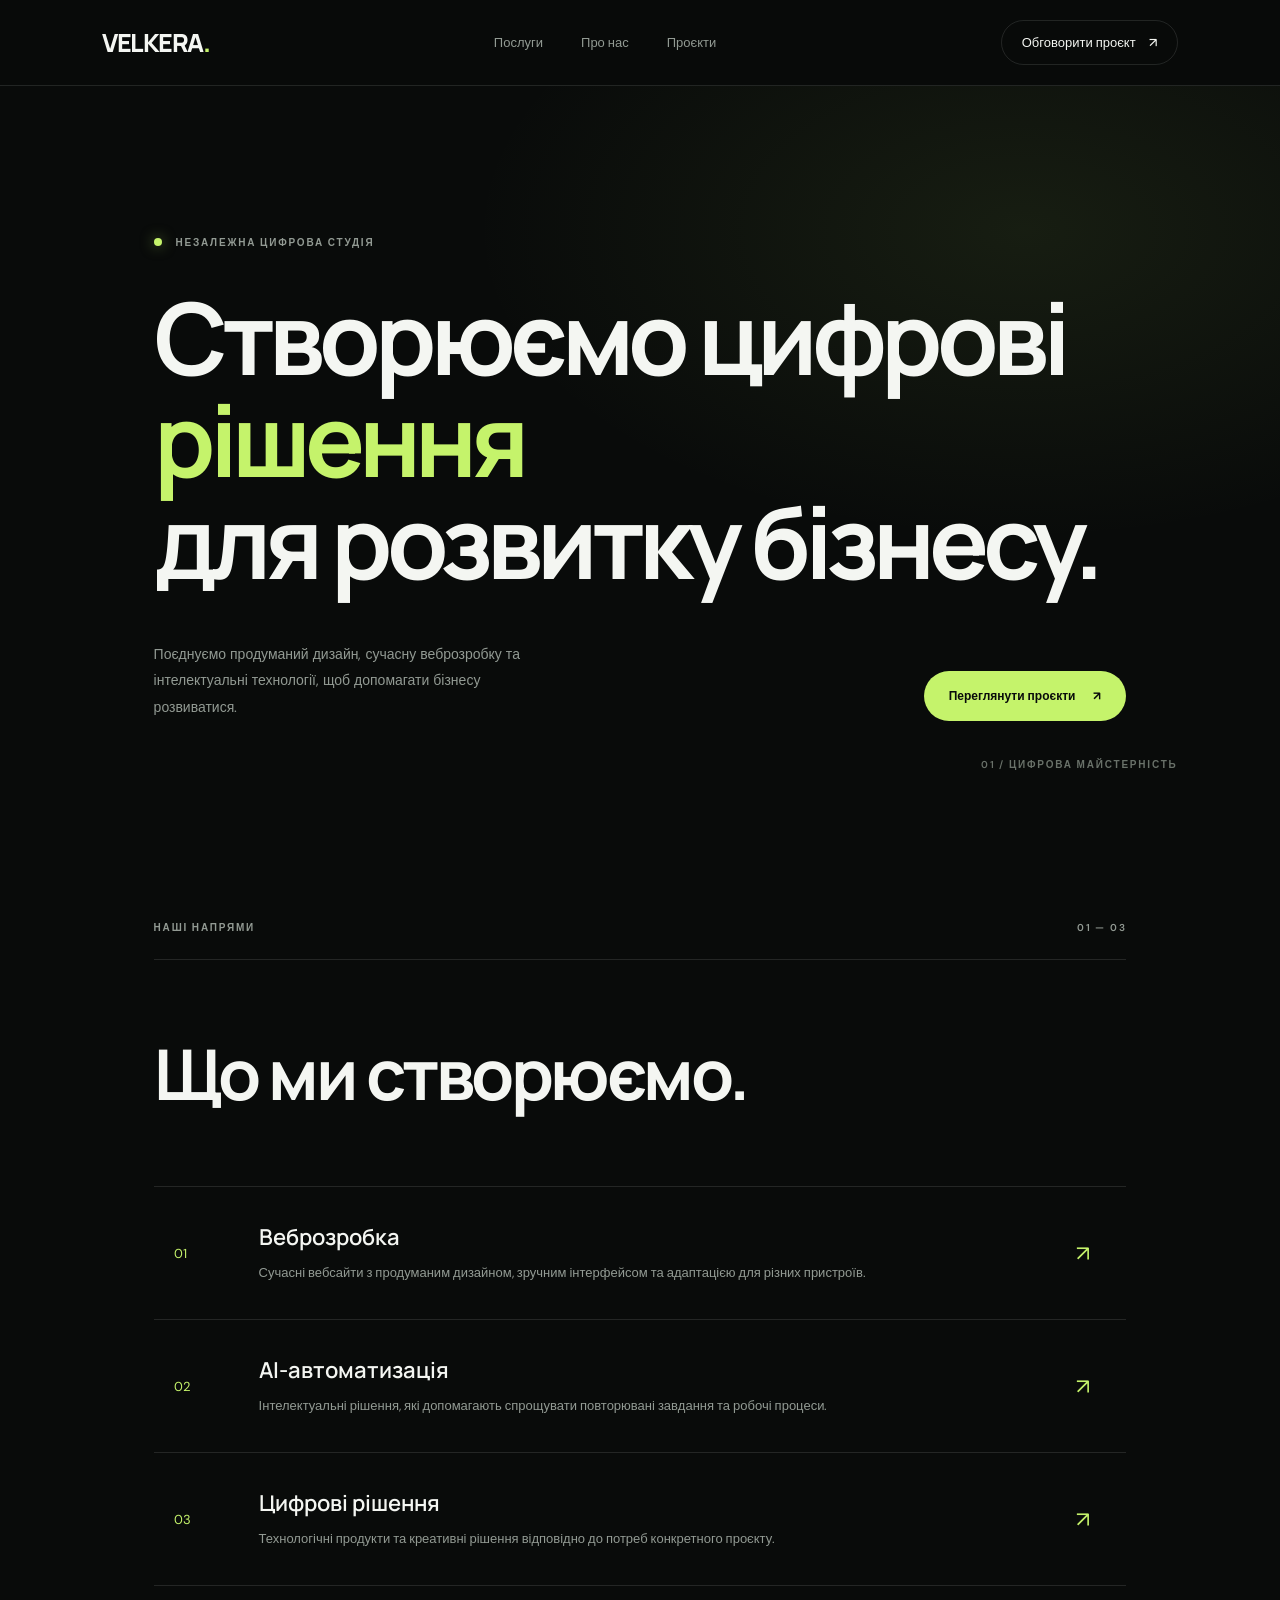
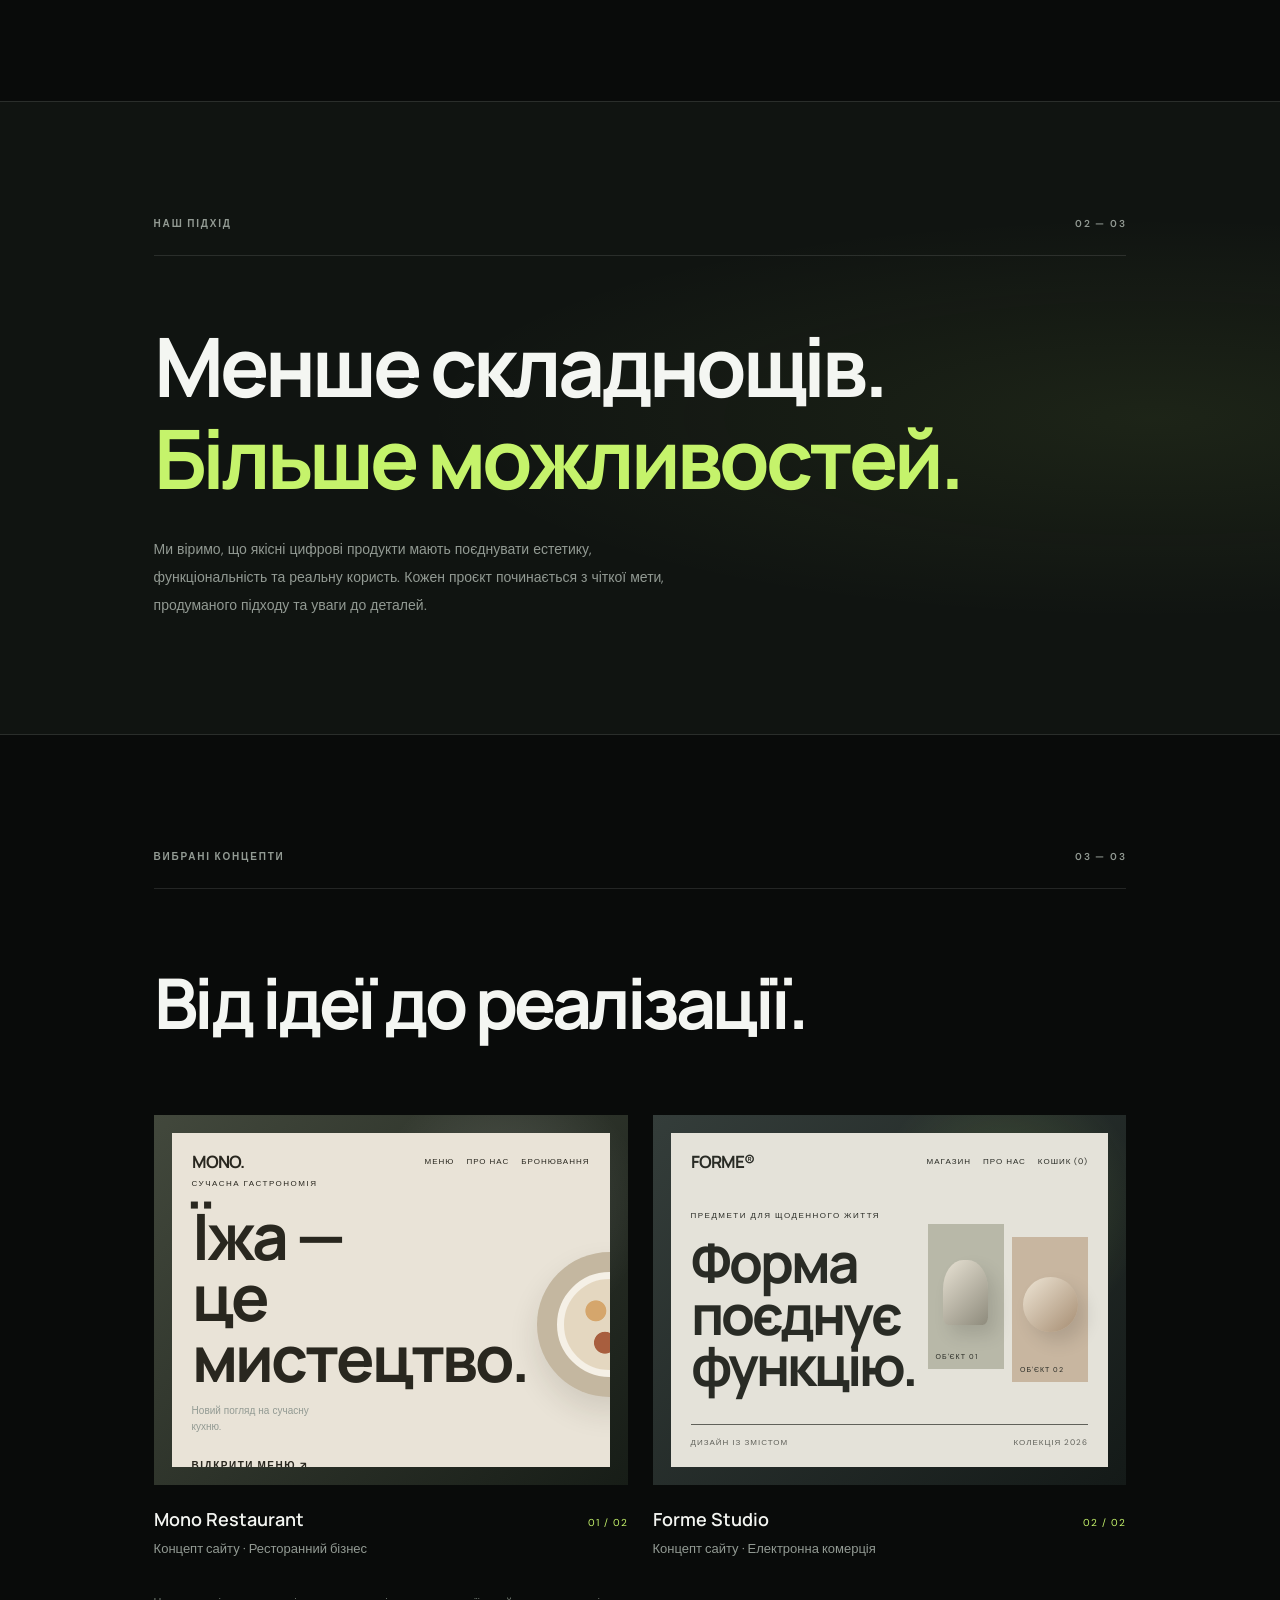
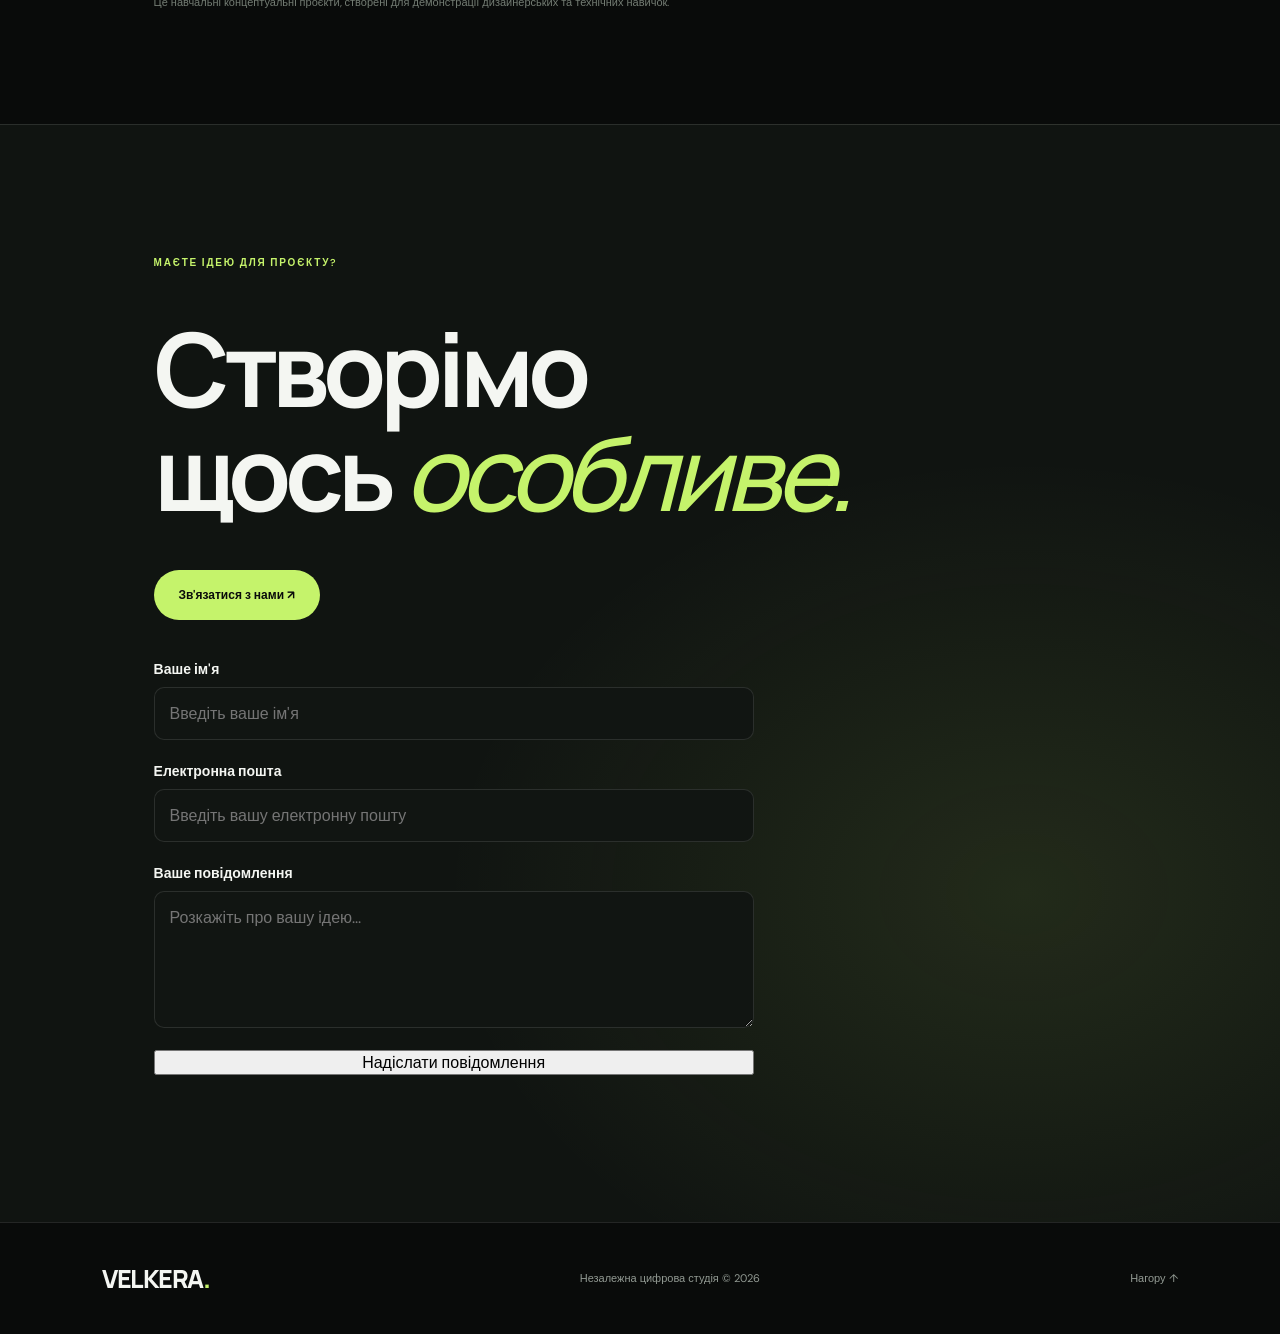
<file: index.html>
<!DOCTYPE html>
<html lang="uk">
<head>
    <meta charset="UTF-8">
    <meta name="viewport" content="width=device-width, initial-scale=1.0">

    <title>VELKERA STUDIO — Створення сайтів та AI-рішень</title>
    <meta name="description" content="VELKERA STUDIO — концепція цифрової студії, присвячена сучасному вебдизайну, розробці сайтів та AI-рішенням.">

    <meta name="theme-color" content="#090b0a">
    <meta property="og:title" content="VELKERA STUDIO">
    <meta property="og:description" content="Сучасний вебдизайн, цифрові продукти та AI-рішення.">
    <meta property="og:type" content="website">

    <link rel="icon" type="image/svg+xml" href="favicon.svg">
    <link rel="stylesheet" href="css/style.css">
    <link rel="icon" type="image/svg+xml" href="favicon.svg">
    <script src="js/script.js" defer></script>
</head>

<body id="top">

    <!-- NAVIGATION -->
    <header class="navbar">

        <a href="#top" class="logo">VELKERA<span>.</span></a>

        <nav class="nav-links" id="navLinks">
            <a href="#services">Послуги</a>
            <a href="#about">Про нас</a>
            <a href="#projects">Проєкти</a>
        </nav>

        <a href="#contact" class="nav-cta">
            Обговорити проєкт <span>↗</span>
        </a>

        <button
            class="menu-toggle"
            id="menuToggle"
            aria-label="Відкрити меню"
            aria-expanded="false"
        >
            ☰
        </button>

    </header>

    <main>

        <!-- HERO SECTION -->
        <section class="hero">

            <div class="hero-label">
                <span class="status-dot"></span>
                НЕЗАЛЕЖНА ЦИФРОВА СТУДІЯ
            </div>

            <h1>
                Створюємо цифрові<br>
                <span>рішення</span><br>
                для розвитку бізнесу.
            </h1>

            <div class="hero-bottom">

                <p>
                    Поєднуємо продуманий дизайн, сучасну веброзробку
                    та інтелектуальні технології, щоб допомагати
                    бізнесу розвиватися.
                </p>

                <a href="#projects" class="primary-button">
                    Переглянути проєкти <span>↗</span>
                </a>

            </div>

            <div class="hero-index">
                01 / ЦИФРОВА МАЙСТЕРНІСТЬ
            </div>

        </section>

        <!-- SERVICES SECTION -->
        <section class="services section" id="services">

            <div class="section-heading">
                <span>НАШІ НАПРЯМИ</span>
                <span>01 — 03</span>
            </div>

            <h2>Що ми створюємо.</h2>

            <div class="service-list">

                <article class="service">
                    <span class="service-number">01</span>
                    <div>
                        <h3>Веброзробка</h3>
                        <p>
                            Сучасні вебсайти з продуманим дизайном,
                            зручним інтерфейсом та адаптацією
                            для різних пристроїв.
                        </p>
                    </div>
                    <span class="service-arrow">↗</span>
                </article>

                <article class="service">
                    <span class="service-number">02</span>
                    <div>
                        <h3>AI-автоматизація</h3>
                        <p>
                            Інтелектуальні рішення, які допомагають
                            спрощувати повторювані завдання
                            та робочі процеси.
                        </p>
                    </div>
                    <span class="service-arrow">↗</span>
                </article>

                <article class="service">
                    <span class="service-number">03</span>
                    <div>
                        <h3>Цифрові рішення</h3>
                        <p>
                            Технологічні продукти та креативні
                            рішення відповідно до потреб
                            конкретного проєкту.
                        </p>
                    </div>
                    <span class="service-arrow">↗</span>
                </article>

            </div>

        </section>

        <!-- ABOUT SECTION -->
        <section class="about section" id="about">

            <div class="section-heading">
                <span>НАШ ПІДХІД</span>
                <span>02 — 03</span>
            </div>

            <h2>
                Менше складнощів.<br>
                <span>Більше можливостей.</span>
            </h2>

            <p>
                Ми віримо, що якісні цифрові продукти мають
                поєднувати естетику, функціональність
                та реальну користь.

                Кожен проєкт починається з чіткої мети,
                продуманого підходу та уваги до деталей.
            </p>

        </section>

        <!-- PROJECTS SECTION -->
        <section class="projects section" id="projects">

            <div class="section-heading">
                <span>ВИБРАНІ КОНЦЕПТИ</span>
                <span>03 — 03</span>
            </div>

            <h2>Від ідеї до реалізації.</h2>

            <div class="project-grid">

                <!-- PROJECT 1: MONO RESTAURANT -->
                <article class="project-card">

                    <div class="project-visual visual-one">
                        <div class="mockup mono-mockup">

                            <div class="mockup-nav">
                                <strong>MONO.</strong>
                                <span>МЕНЮ　 ПРО НАС　 БРОНЮВАННЯ</span>
                            </div>

                            <div class="mono-content">

                                <div class="mono-copy">
                                    <span>СУЧАСНА ГАСТРОНОМІЯ</span>

                                    <h4>
                                        Їжа —<br>
                                        це мистецтво.
                                    </h4>

                                    <p>
                                        Новий погляд на сучасну кухню.
                                    </p>

                                    <span class="mono-link">
                                        ВІДКРИТИ МЕНЮ ↗
                                    </span>
                                </div>

                                <div class="mono-dish">
                                    <div class="dish-inner"></div>
                                </div>

                            </div>

                            <div class="mockup-footer">
                                <span>ЗАСНОВАНО У 2025</span>
                                <span>КИЇВ · УКРАЇНА</span>
                            </div>

                        </div>
                    </div>

                    <div class="project-info">
                        <div>
                            <h3>Mono Restaurant</h3>
                            <p>Концепт сайту · Ресторанний бізнес</p>
                        </div>
                        <span class="project-tag">01 / 02</span>
                    </div>

                </article>

                <!-- PROJECT 2: FORME STUDIO -->
                <article class="project-card">

                    <div class="project-visual visual-two">
                        <div class="mockup forme-mockup">

                            <div class="mockup-nav">
                                <strong>FORME®</strong>
                                <span>МАГАЗИН　 ПРО НАС　 КОШИК (0)</span>
                            </div>

                            <div class="forme-content">

                                <div class="forme-heading">
                                    <span>
                                        ПРЕДМЕТИ ДЛЯ ЩОДЕННОГО ЖИТТЯ
                                    </span>

                                    <h4>
                                        Форма<br>
                                        поєднує<br>
                                        функцію.
                                    </h4>
                                </div>

                                <div class="forme-products">

                                    <div class="forme-product product-a">
                                        <div class="product-shape"></div>
                                        <span>ОБ'ЄКТ 01</span>
                                    </div>

                                    <div class="forme-product product-b">
                                        <div class="product-shape"></div>
                                        <span>ОБ'ЄКТ 02</span>
                                    </div>

                                </div>

                            </div>

                            <div class="mockup-footer">
                                <span>ДИЗАЙН ІЗ ЗМІСТОМ</span>
                                <span>КОЛЕКЦІЯ 2026</span>
                            </div>

                        </div>
                    </div>

                    <div class="project-info">
                        <div>
                            <h3>Forme Studio</h3>
                            <p>Концепт сайту · Електронна комерція</p>
                        </div>
                        <span class="project-tag">02 / 02</span>
                    </div>

                </article>

            </div>

            <p class="disclaimer">
                Це навчальні концептуальні проєкти,
                створені для демонстрації дизайнерських
                та технічних навичок.
            </p>

        </section>

        <!-- CONTACT SECTION -->
        <section class="contact" id="contact">

            <span>МАЄТЕ ІДЕЮ ДЛЯ ПРОЄКТУ?</span>

            <h2>
                Створімо<br>
                щось <i>особливе.</i>
            </h2>

            <a href="#velkeraContactForm" class="contact-button">
                Зв'язатися з нами ↗
            </a>

            <!-- CONTACT FORM -->
            <form
                class="contact-form"
                id="velkeraContactForm"
                action="https://formspree.io/f/xjywyrdn"
                method="POST"
            >

                <div class="form-group">
                    <label for="contactName">Ваше ім'я</label>
                    <input
                        type="text"
                        id="contactName"
                        name="name"
                        placeholder="Введіть ваше ім'я"
                        required
                    >
                </div>

                <div class="form-group">
                    <label for="contactEmail">Електронна пошта</label>
                    <input
                        type="email"
                        id="contactEmail"
                        name="email"
                        placeholder="Введіть вашу електронну пошту"
                        required
                    >
                </div>

                <div class="form-group">
                    <label for="contactMessage">Ваше повідомлення</label>
                    <textarea
                        id="contactMessage"
                        name="message"
                        placeholder="Розкажіть про вашу ідею..."
                        rows="5"
                        required
                    ></textarea>
                </div>

                <button type="submit" class="btn btn-primary">
                    Надіслати повідомлення
                </button>

                <p id="formStatus" role="status" aria-live="polite"></p>

            </form>

        </section>

    </main>

    <!-- FOOTER -->
    <footer>

        <a href="#top" class="logo">
            VELKERA<span>.</span>
        </a>

        <p>
            Незалежна цифрова студія © 2026
        </p>

        <a href="#top">
            Нагору ↑
        </a>

    </footer>

</body>
</html>
</file>
<file: css/style.css>
@import url('https://fonts.googleapis.com/css2?family=DM+Sans:wght@400;500;600;700&family=Manrope:wght@400;500;600;700;800&display=swap');

:root {
    --bg: #090b0a;
    --surface: #111512;
    --surface-hover: #171d19;
    --text: #f4f6f2;
    --muted: #929a93;
    --accent: #c5f36b;
    --line: rgba(255,255,255,0.11);
}

* {
    margin: 0;
    padding: 0;
    box-sizing: border-box;
}

html {
    scroll-behavior: smooth;
    scroll-padding-top: 90px;
}

body {
    font-family: 'DM Sans', sans-serif;
    background: var(--bg);
    color: var(--text);
    overflow-x: hidden;
}

a {
    color: inherit;
    text-decoration: none;
}

button {
    font: inherit;
}

::selection {
    background: var(--accent);
    color: var(--bg);
}

/* NAVIGATION */

.navbar {
    height: 86px;
    padding: 0 8%;
    display: flex;
    align-items: center;
    justify-content: space-between;
    border-bottom: 1px solid var(--line);
    background: rgba(9,11,10,0.88);
    backdrop-filter: blur(16px);
    position: sticky;
    top: 0;
    z-index: 100;
}

.logo {
    font-family: 'Manrope', sans-serif;
    font-size: 25px;
    font-weight: 800;
    letter-spacing: -1.5px;
}

.logo span {
    color: var(--accent);
}

.nav-links {
    display: flex;
    gap: 38px;
}

.nav-links a,
.nav-cta {
    font-size: 13px;
    font-weight: 500;
    transition: color .25s ease;
}

.nav-links a {
    color: var(--muted);
}

.nav-links a:hover {
    color: var(--accent);
}

.nav-cta {
    border: 1px solid var(--line);
    padding: 13px 20px;
    border-radius: 30px;
    transition: .25s ease;
}

.nav-cta:hover {
    background: var(--accent);
    color: var(--bg);
    border-color: var(--accent);
}

.nav-cta span {
    margin-left: 10px;
}

.menu-toggle {
    display: none;
    background: none;
    border: none;
    color: var(--text);
    font-size: 25px;
    cursor: pointer;
}

/* HERO */

.hero {
    min-height: 720px;
    padding: 135px 12% 70px;
    position: relative;
    display: flex;
    flex-direction: column;
    justify-content: center;
    background:
        radial-gradient(ellipse at 80% 20%, rgba(146,190,85,.10), transparent 38%),
        var(--bg);
}

.hero-label,
.section-heading,
.hero-index,
.contact > span {
    font-size: 10px;
    font-weight: 600;
    letter-spacing: 1.8px;
}

.hero-label {
    color: var(--muted);
}

.status-dot {
    display: inline-block;
    width: 8px;
    height: 8px;
    background: var(--accent);
    border-radius: 50%;
    margin-right: 10px;
    box-shadow: 0 0 14px rgba(197,243,107,.5);
}

.hero h1,
.contact h2 {
    font-family: 'Manrope', sans-serif;
    font-size: clamp(55px, 7.8vw, 108px);
    line-height: 1.02;
    letter-spacing: -6px;
    margin-top: 38px;
    font-weight: 700;
}

.hero h1 span {
    color: var(--accent);
}

.hero-bottom {
    margin-top: 48px;
    display: flex;
    align-items: end;
    justify-content: space-between;
    gap: 25px;
}

.hero-bottom p {
    max-width: 400px;
    color: var(--muted);
    font-size: 14px;
    line-height: 1.9;
}

.primary-button,
.contact-button {
    display: inline-flex;
    align-items: center;
    justify-content: center;
    background: var(--accent);
    color: var(--bg);
    border-radius: 30px;
    padding: 17px 25px;
    font-size: 12px;
    font-weight: 700;
    transition: .3s ease;
}

.primary-button:hover,
.contact-button:hover {
    background: #d8ff91;
    transform: translateY(-4px);
    box-shadow: 0 10px 35px rgba(197,243,107,.13);
}

.primary-button span {
    margin-left: 18px;
}

.hero-index {
    position: absolute;
    bottom: 35px;
    right: 8%;
    color: #697169;
}

/* GENERAL SECTIONS */

.section {
    padding: 115px 12%;
}

.section-heading {
    display: flex;
    justify-content: space-between;
    padding-bottom: 25px;
    border-bottom: 1px solid var(--line);
    color: var(--muted);
}

.section h2 {
    font-family: 'Manrope', sans-serif;
    font-size: clamp(42px, 5.5vw, 70px);
    letter-spacing: -3.5px;
    font-weight: 700;
    margin: 65px 0;
}

.services h2,
.projects h2 {
    color: var(--text);
}

/* SERVICES */

.service-list {
    border-top: 1px solid var(--line);
}

.service {
    display: grid;
    grid-template-columns: 60px 1fr 30px;
    gap: 25px;
    align-items: center;
    padding: 35px 20px;
    border-bottom: 1px solid var(--line);
    transition: .3s ease;
}

.service:hover {
    background: var(--surface);
    padding-left: 32px;
    padding-right: 32px;
}

.service-number,
.service-arrow {
    color: var(--accent);
    font-size: 13px;
}

.service h3,
.project-card h3 {
    font-family: 'Manrope', sans-serif;
    font-size: 22px;
    font-weight: 600;
}

.service p,
.project-card p {
    color: var(--muted);
    font-size: 13px;
    margin-top: 10px;
    line-height: 1.7;
}

.service-arrow {
    font-size: 22px;
    transition: transform .3s ease;
}

.service:hover .service-arrow {
    transform: translate(4px, -4px);
}

/* ABOUT */

.about {
    background:
        radial-gradient(ellipse at 90% 50%, rgba(197,243,107,.07), transparent 45%),
        #101411;
    border-top: 1px solid var(--line);
    border-bottom: 1px solid var(--line);
}

.about h2 {
    font-family: 'Manrope', sans-serif;
    font-size: clamp(45px, 6.5vw, 82px);
    line-height: 1.12;
    letter-spacing: -4px;
    margin: 65px 0 30px;
}

.about h2 span {
    color: var(--accent);
}

.about > p {
    max-width: 520px;
    color: var(--muted);
    font-size: 14px;
    line-height: 2;
}

/* PROJECTS */

.project-grid {
    display: grid;
    grid-template-columns: 1fr 1fr;
    gap: 25px;
}

.project-card {
    min-width: 0;
}

.project-visual {
    height: 340px;
    display: flex;
    flex-direction: column;
    justify-content: space-between;
    padding: 28px;
    overflow: hidden;
    transition: .4s ease;
    position: relative;
}

.project-visual:hover {
    transform: translateY(-7px);
}

.project-visual span {
    font-size: 10px;
    letter-spacing: 1.5px;
}

.project-visual strong {
    font-family: 'Manrope', sans-serif;
    font-size: clamp(35px, 4vw, 52px);
    line-height: 1;
    letter-spacing: -2px;
}

.visual-one {
    background:
        radial-gradient(circle at 75% 25%, rgba(255,255,255,.17), transparent 30%),
        linear-gradient(135deg, #42483c, #171d17);
    color: #eff3e8;
}

.visual-two {
    background:
        radial-gradient(circle at 75% 25%, rgba(197,243,107,.17), transparent 30%),
        linear-gradient(135deg, #343d3a, #141a18);
    color: #f0f4ed;
}

.project-card h3 {
    margin-top: 22px;
    font-size: 18px;
}

.project-card p {
    margin-top: 7px;
}

.disclaimer {
    font-size: 11px;
    color: #737c73;
    margin-top: 35px;
}

/* CONTACT */

.contact {
    background:
        radial-gradient(ellipse at 80% 70%, rgba(197,243,107,.10), transparent 40%),
        #101411;
    border-top: 1px solid var(--line);
    padding: 125px 12%;
}

.contact > span {
    color: var(--accent);
}

.contact h2 {
    font-size: clamp(55px, 8vw, 105px);
    margin: 45px 0;
}

.contact h2 i {
    color: var(--accent);
    font-weight: 500;
}

.contact-button {
    background: var(--accent);
    color: var(--bg);
}

/* FOOTER */

footer {
    padding: 38px 8%;
    display: flex;
    align-items: center;
    justify-content: space-between;
    gap: 20px;
    border-top: 1px solid var(--line);
    background: var(--bg);
}

footer p,
footer > a:last-child {
    color: var(--muted);
    font-size: 11px;
}

footer > a:last-child:hover {
    color: var(--accent);
}

/* SCROLL ANIMATION */

.reveal {
    opacity: 0;
    transform: translateY(25px);
    transition: opacity .7s ease, transform .7s ease;
}

.reveal.visible {
    opacity: 1;
    transform: translateY(0);
}

/* TABLETS AND MOBILE */

@media (max-width: 900px) {
    .hero {
        padding-left: 8%;
        padding-right: 8%;
    }

    .section {
        padding-left: 8%;
        padding-right: 8%;
    }

    .contact {
        padding-left: 8%;
        padding-right: 8%;
    }

    .hero h1,
    .contact h2 {
        letter-spacing: -4px;
    }
}

@media (max-width: 700px) {
    .navbar {
        height: 75px;
        padding: 0 6%;
    }

    .nav-links {
        display: none;
        position: absolute;
        top: 75px;
        left: 0;
        right: 0;
        background: #101411;
        padding: 28px 7%;
        flex-direction: column;
        gap: 24px;
        z-index: 100;
        border-bottom: 1px solid var(--line);
    }

    .nav-links.active {
        display: flex;
    }

    .nav-links a {
        font-size: 15px;
    }

    .nav-cta {
        display: none;
    }

    .menu-toggle {
        display: block;
    }

    .hero {
        padding: 100px 7% 105px;
        min-height: 650px;
    }

    .hero h1 {
        font-size: clamp(48px, 12vw, 75px);
        letter-spacing: -3.5px;
    }

    .hero-bottom {
        align-items: flex-start;
        flex-direction: column;
        margin-top: 35px;
    }

    .hero-bottom p {
        font-size: 13px;
    }

    .hero-index {
        right: 7%;
        bottom: 35px;
    }

    .section {
        padding: 85px 7%;
    }

    .section h2 {
        margin: 45px 0;
        font-size: 43px;
    }

    .service {
        grid-template-columns: 30px 1fr 20px;
        gap: 12px;
        padding: 28px 5px;
    }

    .service:hover {
        padding-left: 12px;
        padding-right: 12px;
    }

    .service h3 {
        font-size: 18px;
    }

    .service p {
        font-size: 12px;
    }

    .about h2 {
        font-size: clamp(40px, 10vw, 58px);
        letter-spacing: -2.5px;
    }

    .project-grid {
        grid-template-columns: 1fr;
        gap: 35px;
    }

    .project-visual {
        height: 280px;
    }

    .contact {
        padding: 90px 7%;
    }

    .contact h2 {
        font-size: clamp(52px, 12vw, 76px);
        letter-spacing: -3px;
    }

    footer {
        padding: 30px 7%;
        flex-wrap: wrap;
    }
}

/* SMALL PHONES */

@media (max-width: 380px) {
    .hero h1 {
        font-size: 45px;
    }

    .section h2 {
        font-size: 37px;
    }

    .service {
        grid-template-columns: 23px 1fr 16px;
        gap: 8px;
    }

    .project-visual {
        height: 240px;
    }
}

/* ACCESSIBILITY */

a:focus-visible,
button:focus-visible {
    outline: 2px solid var(--accent);
    outline-offset: 5px;
}

@media (prefers-reduced-motion: reduce) {
    *,
    *::before,
    *::after {
        scroll-behavior: auto !important;
        animation-duration: .01ms !important;
        animation-iteration-count: 1 !important;
        transition-duration: .01ms !important;
    }

    .reveal {
        opacity: 1;
        transform: none;
    }
}

/* PORTFOLIO MOCKUPS */

.project-visual {
    padding: 18px;
    height: 370px;
    overflow: hidden;
}

.mockup {
    width: 100%;
    height: 100%;
    padding: 20px;
    display: flex;
    flex-direction: column;
    justify-content: space-between;
    overflow: hidden;
}

.mockup-nav,
.mockup-footer {
    display: flex;
    justify-content: space-between;
    align-items: center;
    gap: 8px;
}

.mockup-nav strong {
    font-family: 'Manrope', sans-serif;
    font-size: 17px;
    letter-spacing: -1px;
}

.mockup-nav span,
.mockup-footer span {
    font-size: 8px;
    letter-spacing: 1px;
}

.mockup-footer {
    padding-top: 12px;
    border-top: 1px solid currentColor;
    opacity: .7;
}

/* MONO */

.mono-mockup {
    background: #e9e3d7;
    color: #29271f;
    font-family: 'DM Sans', sans-serif;
}

.mono-content {
    display: flex;
    align-items: center;
    justify-content: space-between;
    gap: 10px;
}

.mono-copy {
    position: relative;
    z-index: 2;
}

.mono-copy > span:first-child,
.forme-heading > span {
    font-size: 8px;
    letter-spacing: 1.5px;
}

.mono-copy h4 {
    font-family: 'Manrope', sans-serif;
    font-size: clamp(38px, 5vw, 65px);
    line-height: .95;
    letter-spacing: -3px;
    margin: 15px 0;
}

.mono-copy p {
    font-size: 10px;
    max-width: 145px;
    line-height: 1.6;
    margin-bottom: 18px;
}

.mono-link {
    display: inline-block;
    font-size: 8px;
    font-weight: 700;
    letter-spacing: 1px;
    border-bottom: 1px solid currentColor;
    padding-bottom: 5px;
}

.mono-dish {
    width: 145px;
    height: 145px;
    flex-shrink: 0;
    border-radius: 50%;
    background: #c4b7a0;
    display: grid;
    place-items: center;
    box-shadow: 0 15px 30px rgba(40,30,15,.12);
}

.dish-inner {
    width: 105px;
    height: 105px;
    border-radius: 50%;
    border: 7px solid #f5f0e6;
    background:
        radial-gradient(circle at 35% 35%, #d5a66c 0 12%, transparent 13%),
        radial-gradient(circle at 65% 60%, #68744d 0 15%, transparent 16%),
        radial-gradient(circle at 45% 70%, #a85e3e 0 13%, transparent 14%),
        #e4d7c0;
}

/* FORME */

.forme-mockup {
    background: #e4e2d9;
    color: #292b25;
    font-family: 'DM Sans', sans-serif;
}

.forme-content {
    display: grid;
    grid-template-columns: 1fr 1fr;
    gap: 12px;
    align-items: center;
}

.forme-heading h4 {
    font-family: 'Manrope', sans-serif;
    font-size: clamp(34px, 4.5vw, 55px);
    line-height: .94;
    letter-spacing: -3px;
    margin-top: 14px;
}

.forme-products {
    display: flex;
    gap: 8px;
    align-items: center;
}

.forme-product {
    flex: 1;
    height: 145px;
    display: flex;
    flex-direction: column;
    justify-content: space-between;
    padding: 8px;
}

.product-a {
    background: #b8b8a8;
}

.product-b {
    background: #c8b6a0;
    margin-top: 25px;
}

.product-shape {
    width: 45px;
    height: 65px;
    margin: auto;
    border-radius: 45% 45% 12% 12%;
    background: linear-gradient(135deg, #e8e2d4, #8e8b7c);
    box-shadow: 8px 10px 18px rgba(0,0,0,.12);
}

.product-b .product-shape {
    width: 55px;
    height: 55px;
    border-radius: 50%;
    background: linear-gradient(135deg, #eee5d5, #a68d72);
}

.forme-product span {
    font-size: 7px;
    letter-spacing: 1px;
}

/* PROJECT INFORMATION */

.project-info {
    display: flex;
    justify-content: space-between;
    align-items: center;
    gap: 12px;
}

.project-tag {
    color: var(--accent);
    font-size: 10px;
    letter-spacing: 1px;
}

.project-card {
    transition: transform .3s ease;
}

.project-card:hover {
    transform: translateY(-4px);
}

/* MOBILE */

@media (max-width: 700px) {
    .project-visual {
        height: 300px;
        padding: 12px;
    }

    .mockup {
        padding: 14px;
    }

    .mono-dish {
        width: 110px;
        height: 110px;
    }

    .dish-inner {
        width: 80px;
        height: 80px;
    }

    .forme-product {
        height: 120px;
    }
}

/* PROJECT HOVER EFFECTS */

.project-card {
    transition: transform 0.35s ease, box-shadow 0.35s ease;
}

.project-card:hover {
    transform: translateY(-8px);
}

.project-visual {
    overflow: hidden;
    transition: transform 0.4s ease;
}

.project-card:hover .project-visual {
    transform: scale(1.01);
}

.project-visual .mockup {
    transition: transform 0.5s ease;
}

.project-card:hover .mockup {
    transform: translateY(-5px);
}

/* Smooth scrolling */

html {
    scroll-behavior: smooth;
}

/* Keyboard accessibility */

a:focus-visible,
button:focus-visible {
    outline: 2px solid var(--accent);
    outline-offset: 5px;
}

/* CONTACT FORM */

.contact-form {
    max-width: 600px;
    margin-top: 40px;
    display: grid;
    gap: 22px;
}

.form-group {
    display: grid;
    gap: 9px;
}

.form-group label {
    color: var(--text);
    font-size: 14px;
    font-weight: 600;
}

.form-group input,
.form-group textarea {
    width: 100%;
    padding: 15px;
    border: 1px solid var(--line);
    border-radius: 10px;
    background: var(--surface);
    color: var(--text);
    font: inherit;
    outline: none;
}

.form-group input:focus,
.form-group textarea:focus {
    border-color: var(--accent);
}

.form-group textarea {
    resize: vertical;
}

#formStatus {
    color: var(--accent);
    font-size: 14px;
}
</file>
